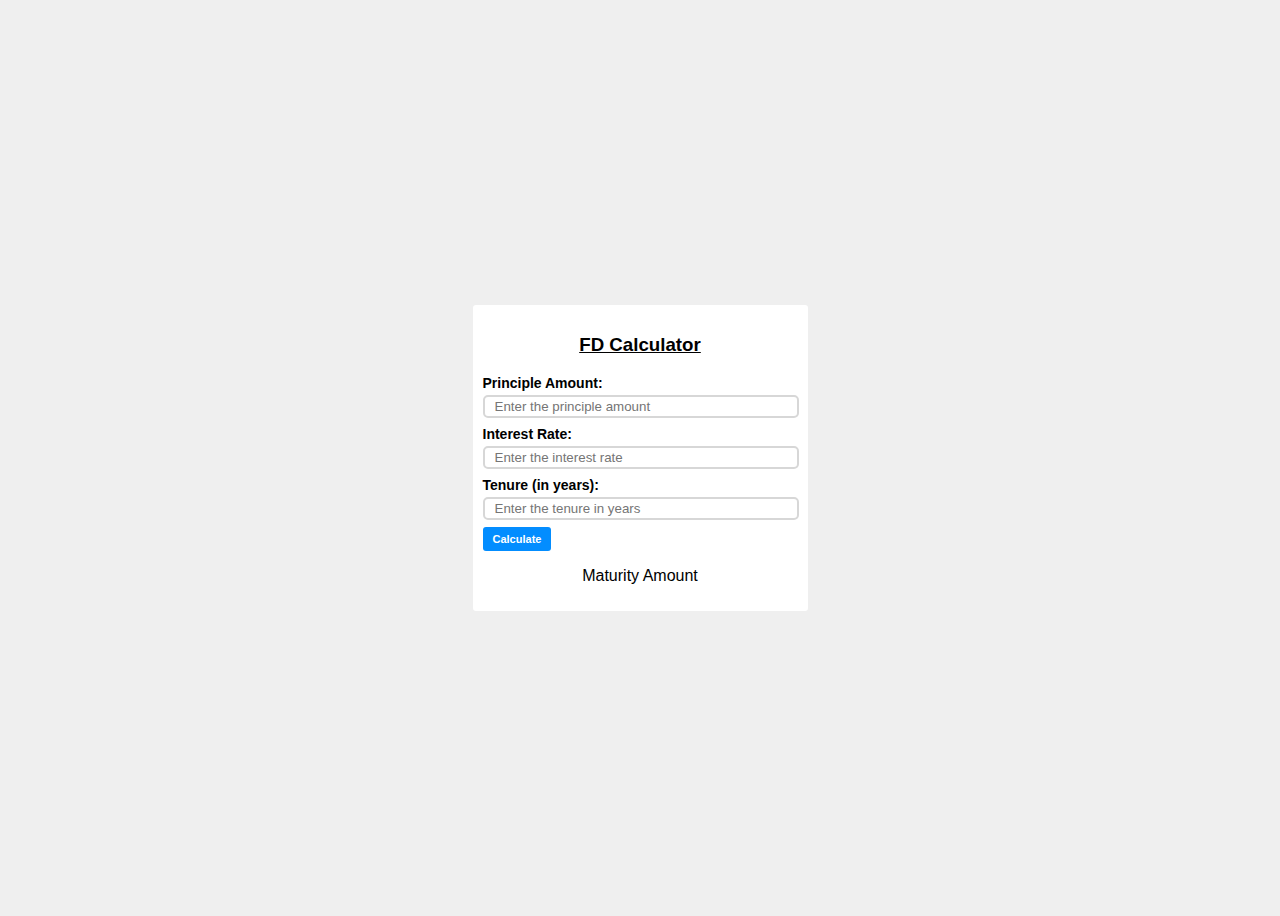
<file: FD Calculator/index.html>
<!DOCTYPE html>
<html lang="en">
<head>
    <meta charset="UTF-8">
    <meta name="viewport" content="width=device-width, initial-scale=1.0">
    <title>FD Calculator</title>
    <link rel="stylesheet" href="styles.css">
</head>
<body>
    <div class="container">
        <h3>FD Calculator</h3>
        <label for="principle">Principle Amount:</label> <br>
        <input type="number" id="principle" placeholder="Enter the principle amount"> <br>

        <label for="interest-rate">Interest Rate:</label> <br>
        <input type="number" id="interest-rate" placeholder="Enter the interest rate"> <br>

        <label for="tenure">Tenure (in years):</label> <br>
        <input type="number" id="tenure" placeholder="Enter the tenure in years"> <br>

        <button id="calculateBtn" class="calculate-btn">Calculate</button>
        <p id="result" class="result">Maturity Amount</p>
    </div>
<script src="index.js"></script>
</body>
</html>
</file>
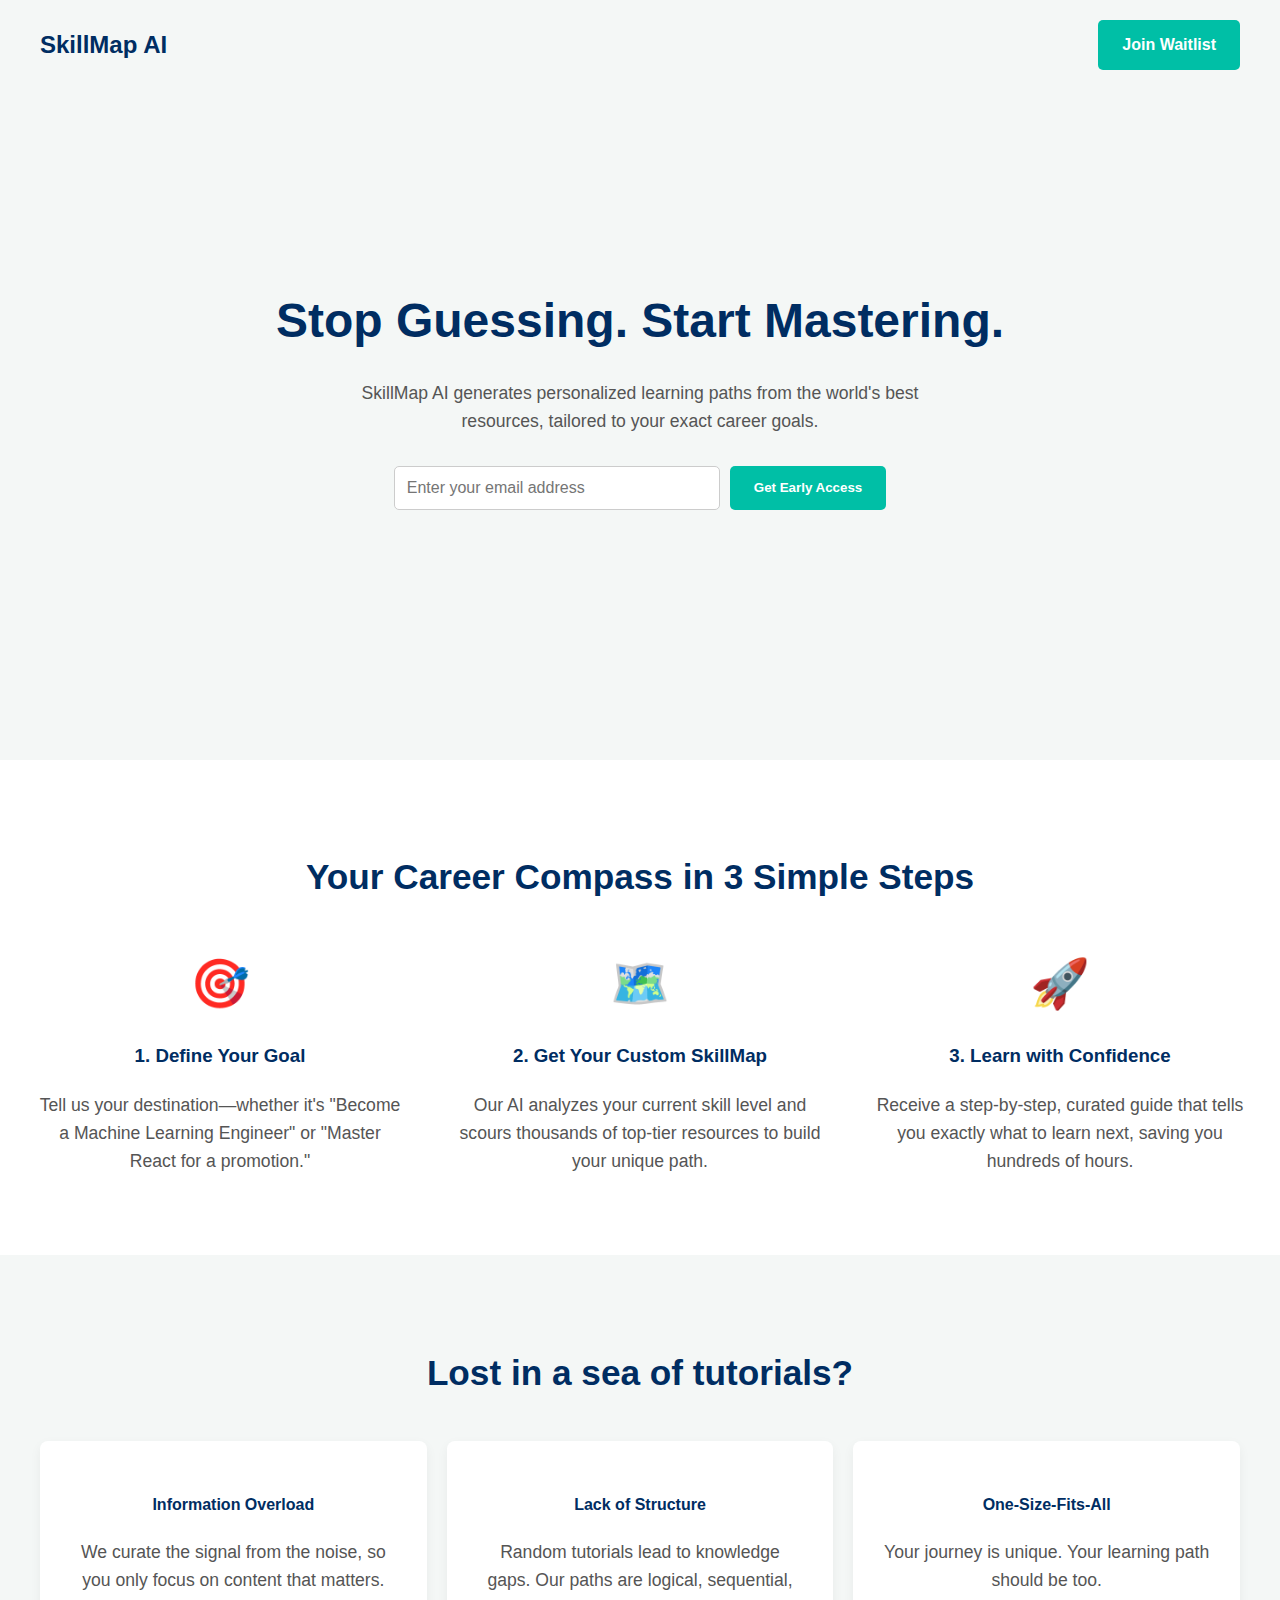
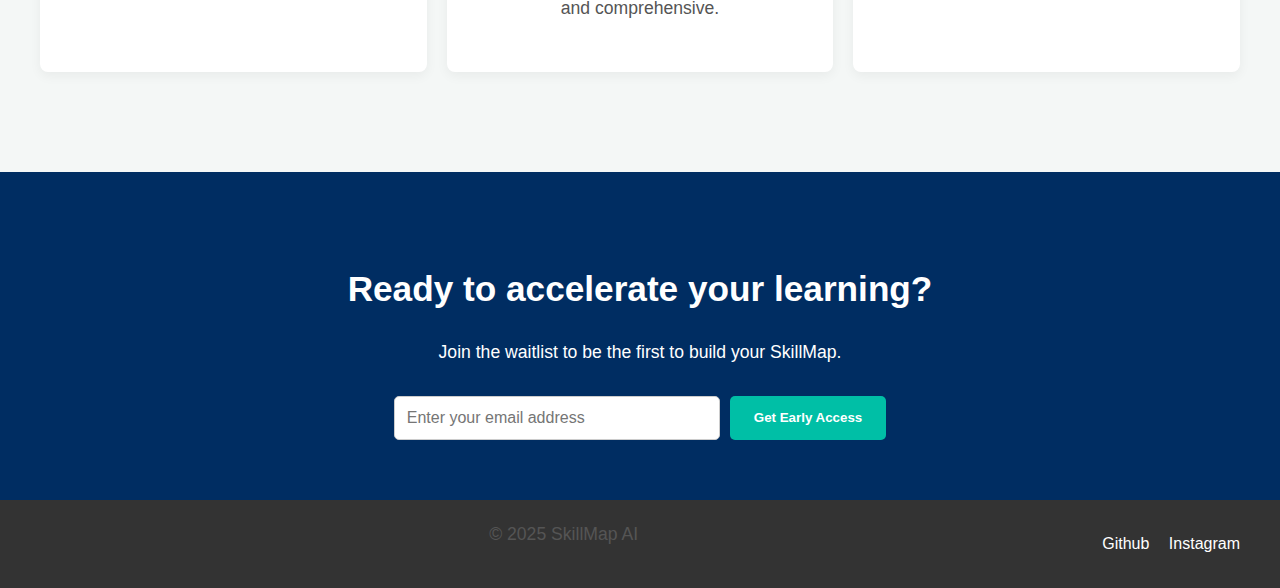
<file: SkillMap AI/index.html>
<!DOCTYPE html>
<html lang="en">
<head>
    <meta charset="UTF-8">
    <meta name="viewport" content="width=device-width, initial-scale=1.0">
    <title>SkillMap AI - Stop Guessing. Start Mastering.</title>
    <link rel="stylesheet" href="styles.css">
</head>
<body>

    <header id="hero">
        <nav>
            <div class="logo">SkillMap AI</div>
            <a href="#final-cta" class="button">Join Waitlist</a>
        </nav>
        <div class="hero-content">
            <h1>Stop Guessing. Start Mastering.</h1>
            <p>SkillMap AI generates personalized learning paths from the world's best resources, tailored to your exact career goals.</p>
            <form class="cta-form">
                <input type="email" placeholder="Enter your email address" required>
                <button type="submit" class="button">Get Early Access</button>
            </form>
        </div>
    </header>

    <section id="how-it-works">
        <h2>Your Career Compass in 3 Simple Steps</h2>
        <div class="steps">
            <div class="step">
                <div class="icon">🎯</div>
                <h3>1. Define Your Goal</h3>
                <p>Tell us your destination—whether it's "Become a Machine Learning Engineer" or "Master React for a promotion."</p>
            </div>
            <div class="step">
                <div class="icon">🗺️</div>
                <h3>2. Get Your Custom SkillMap</h3>
                <p>Our AI analyzes your current skill level and scours thousands of top-tier resources to build your unique path.</p>
            </div>
            <div class="step">
                <div class="icon">🚀</div>
                <h3>3. Learn with Confidence</h3>
                <p>Receive a step-by-step, curated guide that tells you exactly what to learn next, saving you hundreds of hours.</p>
            </div>
        </div>
    </section>

    <section id="problem">
        <h2>Lost in a sea of tutorials?</h2>
        <div class="problems-grid">
            <div class="problem-card">
                <h4>Information Overload</h4>
                <p>We curate the signal from the noise, so you only focus on content that matters.</p>
            </div>
            <div class="problem-card">
                <h4>Lack of Structure</h4>
                <p>Random tutorials lead to knowledge gaps. Our paths are logical, sequential, and comprehensive.</p>
            </div>
            <div class="problem-card">
                <h4>One-Size-Fits-All</h4>
                <p>Your journey is unique. Your learning path should be too.</p>
            </div>
        </div>
    </section>

    <section id="final-cta">
        <h2>Ready to accelerate your learning?</h2>
        <p>Join the waitlist to be the first to build your SkillMap.</p>
        <form class="cta-form">
            <input type="email" placeholder="Enter your email address" required>
            <button type="submit" class="button">Get Early Access</button>
        </form>
    </section>

    <footer>
        <div class="footer-content">
            <p>&copy; 2025 SkillMap AI</p>
            <div class="socials">
                <a href="#">Github</a>
                <a href="https://www.instagram.com/mekan.dev/">Instagram</a>
            </div>
        </div>
    </footer>

<script src="script.js"></script>
</body>
</html>
</file>
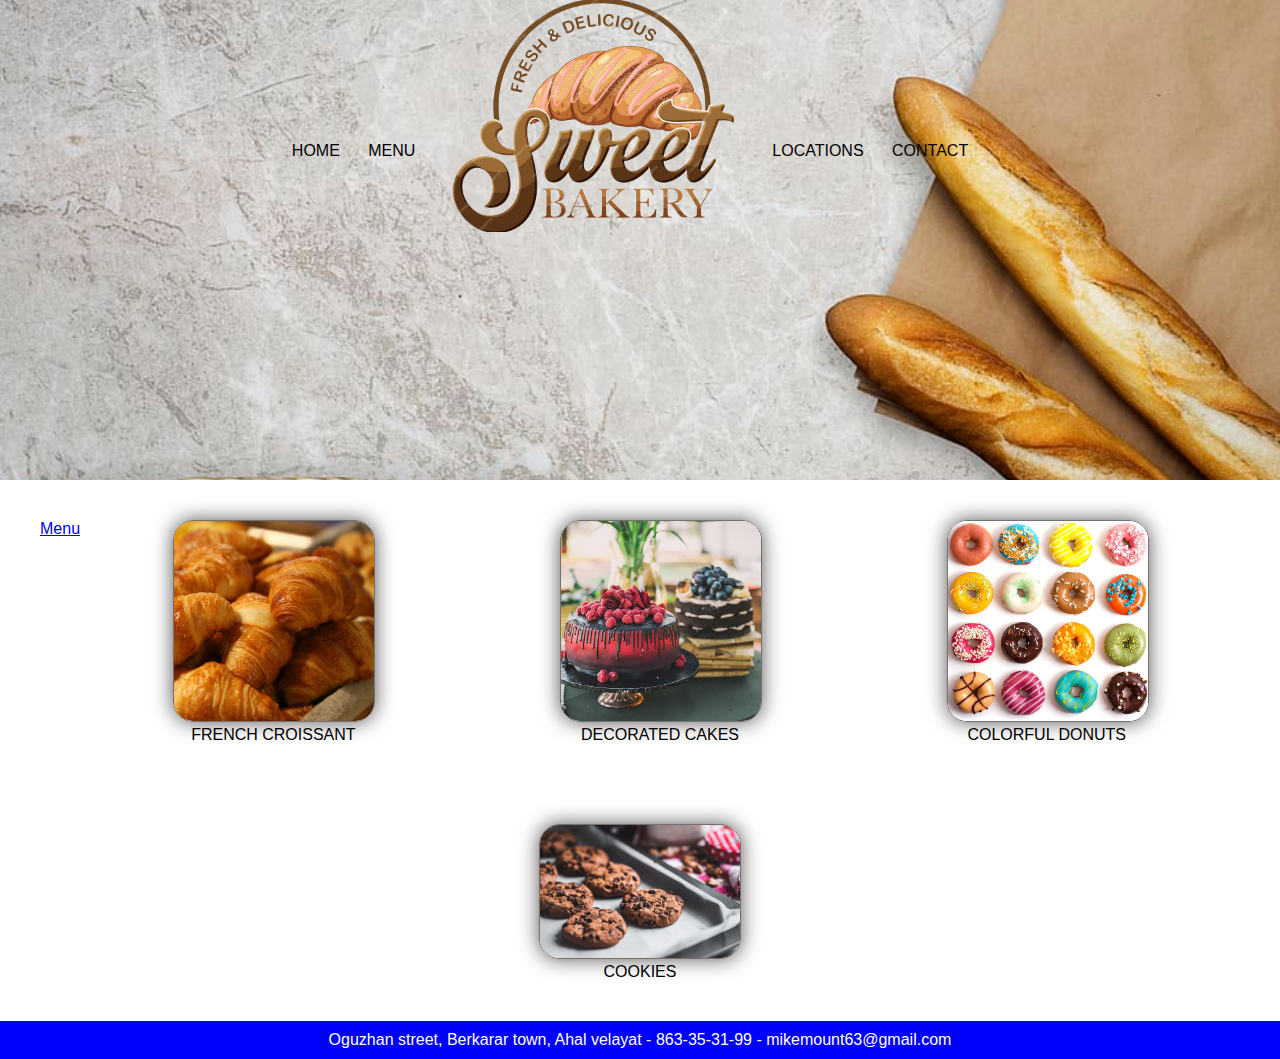
<file: Sweet Bakery/index.html>
<!DOCTYPE html>
<html lang="en">
    <head>
        <meta cahrset="UTF-8">
        <meta name="author" content="Mekan">
        <title>Sweet Bakery</title>
        <link rel="stylesheet" href="styles.css">
        <link rel="icon" href="images/logo.png">
        
    </head>
    <body>

      <header>
          <nav>
              <ul>
                  <li><a href="index.html">Home</a></li>
                  <li><a href="menu.html">Menu</a></li>
                  <li class="mobile"><a href="locations.html">Locations</a></li>
                  <li class="mobile"><a href="contacts.html">Contact</a></li>
                  <li class="logo"><a href="index.html">French Bakery logo</a></li>
                  <li class="desktop"><a href="locations.html">Locations</a></li>
                  <li class="desktop"><a href="contacts.html">Contact</a></li>
              </ul>
          </nav>
      </header>
      <section class="features">
          
        <a href="menu.html">Menu</a>

        <figure>
            
            <img src="images/croissant.jpg" alt="Amazing fresh baked croissant">
            <figcaption>French croissant</figcaption>
            
         </figure>

          <figure>
                <img src="images/cake.jpg" alt="Amazing fresh baked cake">
                <figcaption>Decorated Cakes</figcaption>
            </figure>

            <figure>
                    <img src="images/donuts.jpg" alt="Amazing fresh baked donuts">
                    <figcaption>Colorful donuts</figcaption>
            </figure>

     </section>

      <section class="lower">
          <figure>
              <img src="images/bakery-baking-cookies-cooking.jpg" alt="Baked delicious Cookies">
              <figcaption>Cookies</figcaption>
          </figure>
      </section>
      <footer>
          Oguzhan street, Berkarar town, Ahal velayat  -  863-35-31-99  -  mikemount63@gmail.com
        </footer>
      
    </body>
</html>
</file>
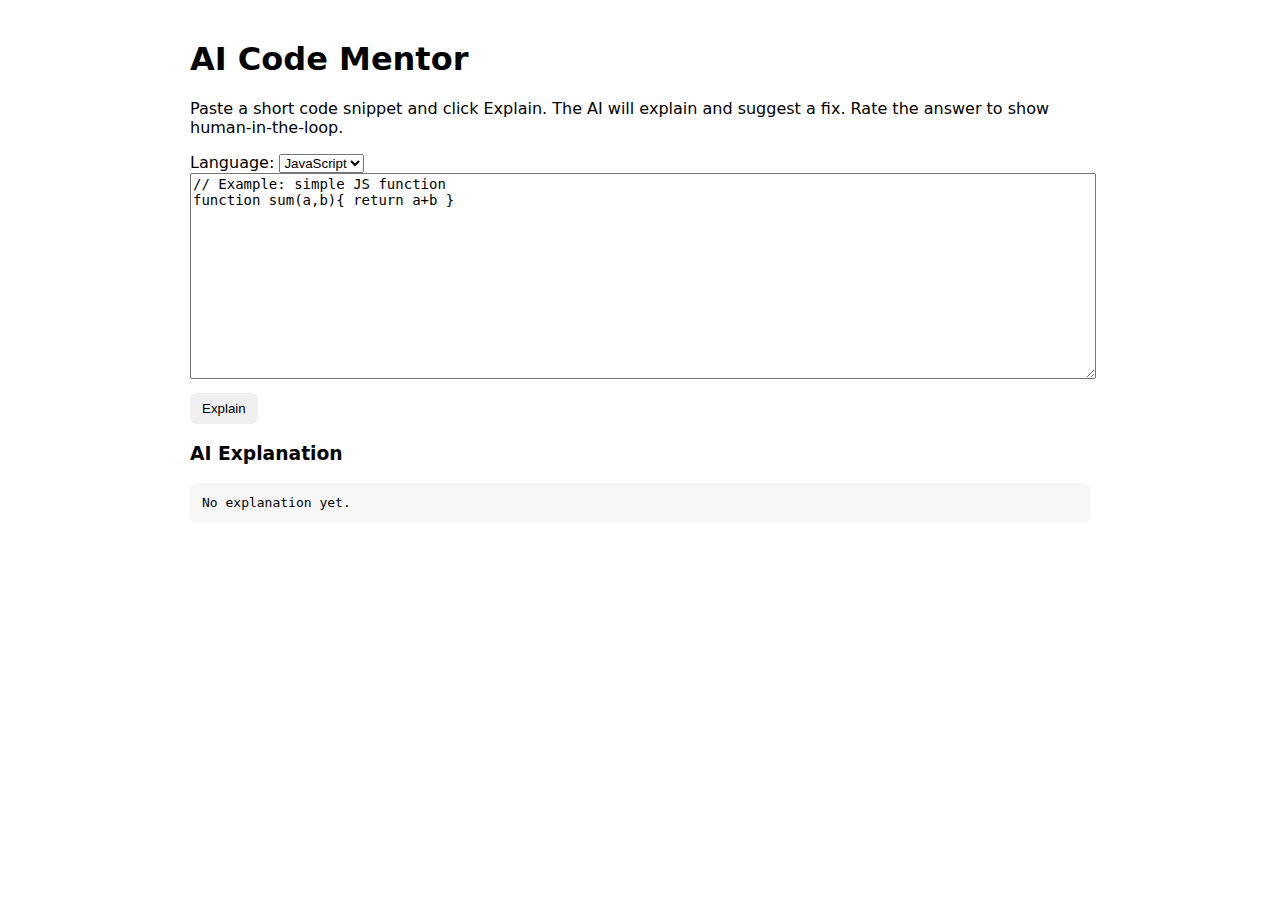
<file: SkillMap AI/example.html>
<!doctype html>
<html>
<head>
  <meta charset="utf-8" />
  <title>AI Code Mentor</title>
  <style>
    body{font-family:system-ui,Segoe UI,Arial;max-width:900px;margin:40px auto;padding:0 16px;}
    textarea{width:100%;height:200px;font-family:monospace;font-size:14px;}
    pre{background:#f7f7f7;padding:12px;border-radius:6px;white-space:pre-wrap}
    .btn{padding:8px 12px;border-radius:6px;border:none;cursor:pointer;margin-right:8px}
    .help{background:#4CAF50;color:white}
    .nope{background:#f44336;color:white}
  </style>
</head>
<body>
  <h1>AI Code Mentor</h1>
  <p>Paste a short code snippet and click Explain. The AI will explain and suggest a fix. Rate the answer to show human-in-the-loop.</p>

  <label>Language:
    <select id="lang">
      <option>JavaScript</option>
      <option>Python</option>
      <option>Java</option>
    </select>
  </label>

  <textarea id="code" placeholder="Paste code here...">
// Example: simple JS function
function sum(a,b){ return a+b }
  </textarea>
  
  <div style="margin-top:10px">
    <button id="explain" class="btn">Explain</button>
  </div>

  <h3>AI Explanation</h3>
  <pre id="result">No explanation yet.</pre>

  <div id="feedback" style="display:none;margin-top:10px">
    <button id="helpful" class="btn help">Helpful</button>
    <button id="needs" class="btn nope">Needs Work</button>
  </div>

<script>
const base = ''; // if hosting API on same domain, else put full URL e.g. https://us-central1-...cloudfunctions.net

document.getElementById('explain').onclick = async () => {
  const code = document.getElementById('code').value;
  const language = document.getElementById('lang').value;
  document.getElementById('result').textContent = 'Thinking...';
  try {
    const resp = await fetch(base + '/api/explain', {
      method: 'POST',
      headers: {'Content-Type':'application/json'},
      body: JSON.stringify({code, language})
    });
    const json = await resp.json();
    if (json.error) throw new Error(json.error);
    document.getElementById('result').textContent = json.text || JSON.stringify(json, null, 2);
    window.__last = { id: json.id, code, responseText: json.text || '' };
    document.getElementById('feedback').style.display = 'block';
  } catch (err) {
    document.getElementById('result').textContent = 'Error: ' + err.message;
  }
};

document.getElementById('helpful').onclick = sendFeedback;
document.getElementById('needs').onclick = sendFeedback;

async function sendFeedback(e) {
  const rating = e.target.id === 'helpful' ? 'helpful' : 'needs';
  const payload = { ...window.__last, rating };
  try {
    await fetch(base + '/api/feedback', {
      method: 'POST',
      headers: {'Content-Type': 'application/json'},
      body: JSON.stringify(payload)
    });
    alert('Thanks — feedback recorded.');
  } catch (err) {
    alert('Failed to submit feedback: ' + err.message);
  }
}
</script>
</body>
</html>
</file>
<file: FD Calculator/styles.css>
body {
    background-color: rgb(239, 239, 239);
    font-family: Arial;
    display: flex;
    justify-content: center;
    align-items: center;
    height: 100vh;
}

.container {
    background-color: white;
    border-radius: 3px;
    padding-top: 10px;
    padding-bottom: 10px;
    padding-left: 10px;
    padding-right: 10px;
    width: 315px;
}

.container:hover {
    box-shadow: 1px 4px 5px rgb(211, 211, 211);
}

h3 {
    text-decoration: underline;
    text-align: center;
}

p {
    text-align: center;
}

input {
    border-radius: 5px;
    border-color: rgb(215, 215, 215);
    border-width: 2px;
    border-style: solid;
    width: 300px;
    padding-left: 10px;
    padding-top: 2px;
    padding-bottom: 2px;
    margin-bottom: 7px;
    margin-top: 3px;
}

 label {
    font-weight: bold;
    font-size: 14px;
 }

 button {
    background-color: rgb(3, 141, 255);
    color: white;
    border: none;
    border-radius: 3px;
    padding: 6px 10px;
    font-size: 11px;
    font-weight: 600;
    cursor: pointer;
 }


 button:hover {
    background-color: rgb(80, 168, 239);
 }
</file>
<file: SkillMap AI/styles.css>
/* General Body Styles */
body {
    font-family: -apple-system, BlinkMacSystemFont, "Segoe UI", Roboto, Helvetica, Arial, sans-serif;
    margin: 0;
    padding: 0;
    background-color: #ffffff;
    color: #333;
    line-height: 1.6;
}

/* Container for consistent spacing */
section {
    padding: 60px 20px;
    text-align: center;
}

h1, h2, h3, h4 {
    margin-bottom: 20px;
    color: #002D62; /* A deep, professional blue */
}

h1 { font-size: 3rem; }
h2 { font-size: 2.2rem; }
p { font-size: 1.1rem; color: #555; max-width: 600px; margin: 0 auto 20px auto; }

/* Button Styles */
.button {
    display: inline-block;
    background-color: #00BFA6; /* A vibrant teal/green */
    color: #fff;
    padding: 12px 24px;
    border-radius: 5px;
    text-decoration: none;
    font-weight: bold;
    border: none;
    cursor: pointer;
    transition: background-color 0.3s;
}

.button:hover {
    background-color: #009c85;
}

/* Header and Hero Section */
#hero {
    background-color: #f4f7f6;
    padding: 20px;
    min-height: 80vh;
    display: flex;
    flex-direction: column;
    justify-content: center;
    text-align: center;
}

#hero img {
    width: 200px;
    height: 200px;
}

nav {
    display: flex;
    justify-content: space-between;
    align-items: center;
    width: 100%;
    max-width: 1200px;
    margin: 0 auto;
    position: absolute;
    top: 20px;
    left: 50%;
    transform: translateX(-50%);
}

.logo {
    font-size: 1.5rem;
    font-weight: bold;
    color: #002D62;
}

.hero-content {
    max-width: 800px;
    margin: 0 auto;
}

/* CTA Form */
.cta-form {
    display: flex;
    justify-content: center;
    gap: 10px;
    margin-top: 30px;
}

.cta-form input[type="email"] {
    padding: 12px;
    width: 300px;
    border: 1px solid #ccc;
    border-radius: 5px;
    font-size: 1rem;
}

/* How It Works Section */
.steps {
    display: flex;
    justify-content: space-around;
    gap: 20px;
    margin-top: 40px;
    flex-wrap: wrap; /* For responsive design */
}

.step {
    flex-basis: 30%;
    min-width: 280px;
}

.step .icon {
    font-size: 3rem;
    margin-bottom: 10px;
}

/* Problem Section */
#problem {
    background-color: #f4f7f6;
}

.problems-grid {
    display: grid;
    grid-template-columns: repeat(auto-fit, minmax(300px, 1fr));
    gap: 20px;
    max-width: 1200px;
    margin: 40px auto;
}

.problem-card {
    background: #fff;
    padding: 30px;
    border-radius: 8px;
    box-shadow: 0 4px 12px rgba(0,0,0,0.05);
}

/* Final CTA Section */
#final-cta {
    background-color: #002D62;
    color: #fff;
}

#final-cta h2, #final-cta p {
    color: #fff;
}

/* Footer */
footer {
    background-color: #333;
    color: #fff;
    padding: 20px;
    text-align: center;
}

.footer-content {
    display: flex;
    justify-content: space-between;
    align-items: center;
    max-width: 1200px;
    margin: 0 auto;
}

.socials a {
    color: #fff;
    text-decoration: none;
    margin-left: 15px;
}

/* Responsive Design */
@media (max-width: 768px) {
    h1 { font-size: 2.5rem; }
    h2 { font-size: 1.8rem; }
    .cta-form { flex-direction: column; align-items: center; }
    .cta-form input[type="email"] { width: 100%; max-width: 400px; }
    .footer-content { flex-direction: column; gap: 10px; }
}
</file>
<file: Sweet Bakery/styles.css>
body {
    background: white;
    color: white;
    font-family: helvetica Neue, Arial, Helvetica, sans-serif;
    margin: 0;
    padding: 0;
}
 
/* Headers */
 header {
     background-color: black;
     background-image: url("images/aerial-aerial-view-baguette-baked.jpg");
     background-position: center;
     background-size: 100%;
     height: 400px;
     padding: 40px;
     text-align: center;
 }

 header a {
     color: black;
     margin-top: 100px;
     text-decoration: none;
     text-transform: uppercase;
     position: relative;
 }
 
 header .logo a {
     background-image: url("images/logo.png");
     background-repeat: no-repeat;
     background-size: 300px;
     display: inline-block;
     height: 240px;
     position: relative;
     text-indent: -99999999px;
     top: -150px;
     width: 300px;
 }
 header .mobile {
     display: none;
 }

 nav ul {
    list-style-type: none;
    margin: 0;
    padding: 0;
 }
 nav li {
     display: inline-block;
     margin-right: 20px;
     padding: 2px;
     }



 /* Features */
 
 .features {
     background: white;
     color: black;
     display: flex;
     flex-direction: row;
     padding: 40px;
     
 }

 .features figure {
    color: black;
    margin: auto;
    text-align: center;
    text-transform: uppercase;
    width: 200px;
 }
  
 .features figure img {
    border: 1px solid rgb(117, 113, 113);
    border-radius: 20px;
    box-shadow: rgb(87, 81, 81) 0 0 20px;
    width: 200px;
 }
 a:hover {
     background: white;
     border-radius: 3px;
 }
 
 /* Lowers */

 .lower {
    background: white;
     color: black;
     display: flex;
     flex-direction: row;
     padding: 40px; 

 }
 .lower figure {
    color: black;
    margin: auto;
    text-align: center;
    text-transform: uppercase;
    width: 300px;
 }
 .lower figure img {
    border: 1px solid rgb(117, 113, 113);
    border-radius: 20px;
    box-shadow: rgb(87, 81, 81) 0 0 20px;
    width: 200px;
 }

 /* Footer */

 footer {
    background: blue;
    color: white;
    padding: 10px 20px;
    text-align: center;
 }
</file>
